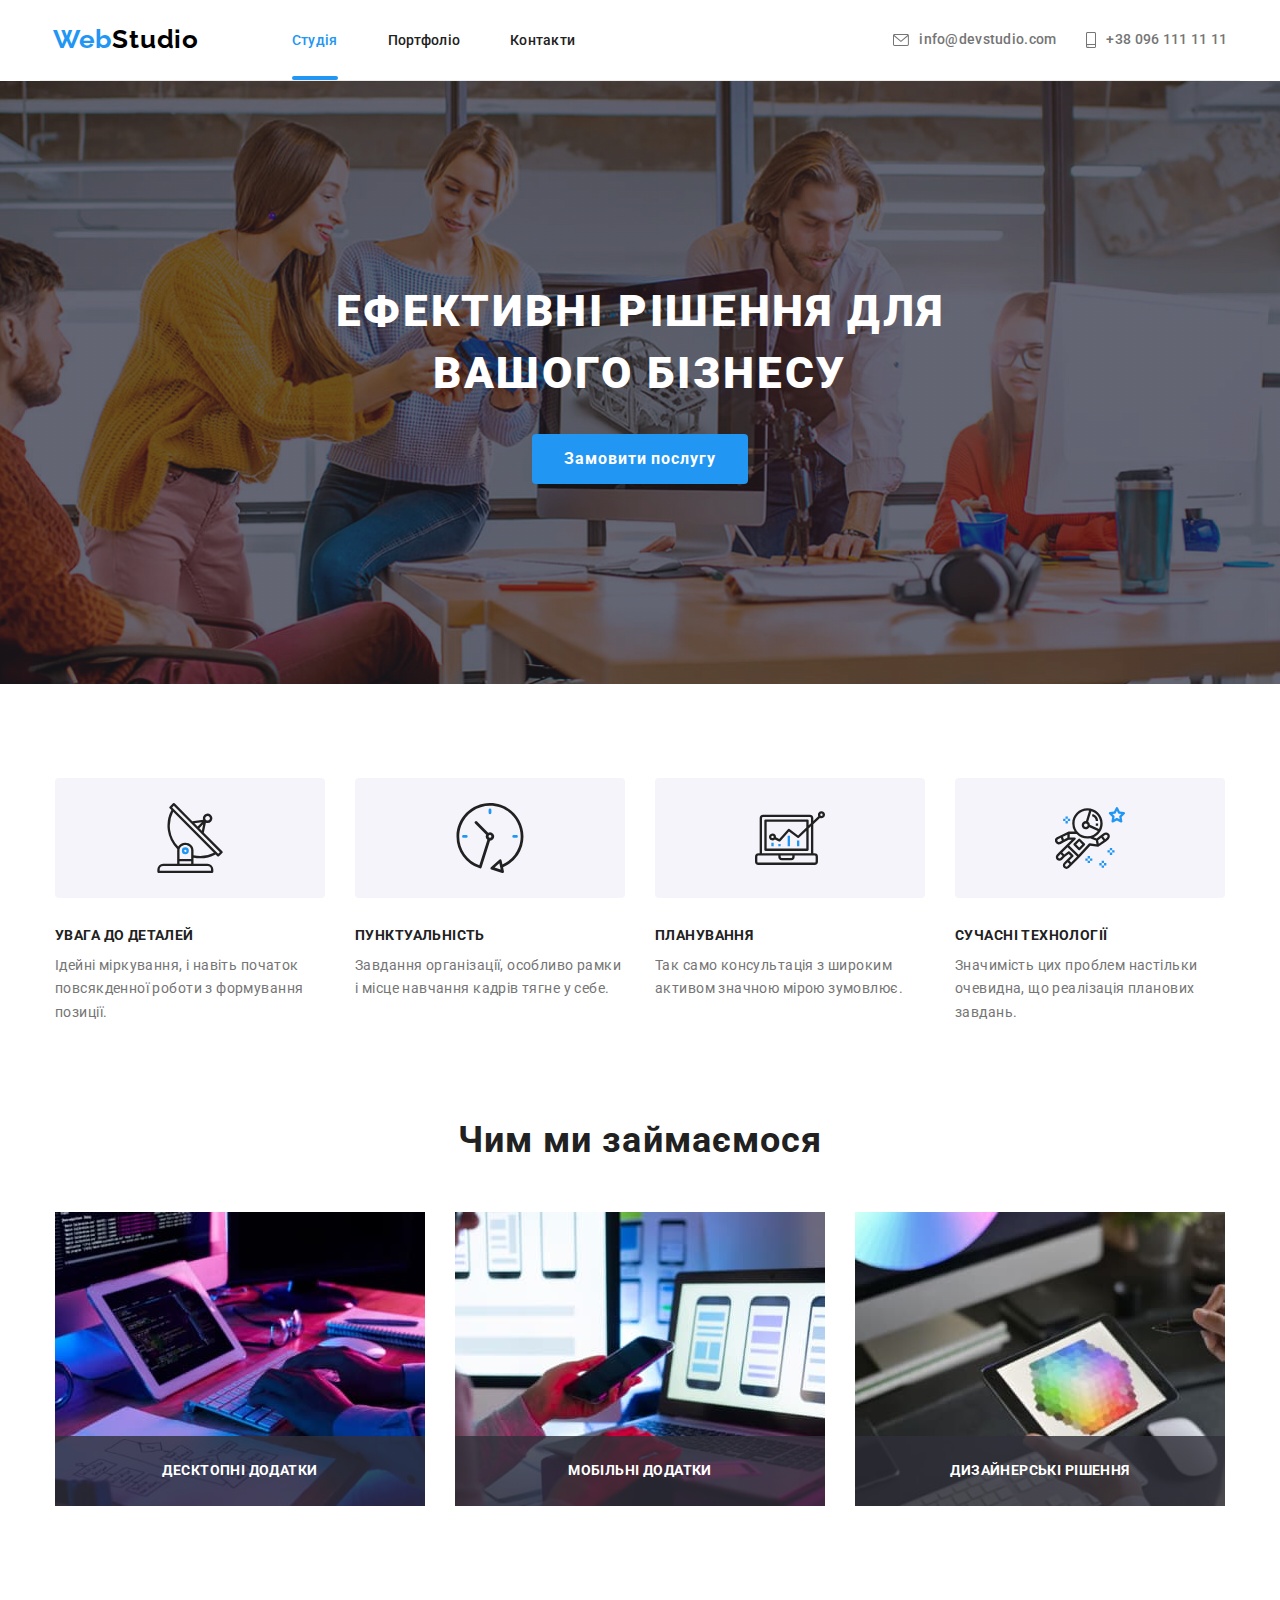
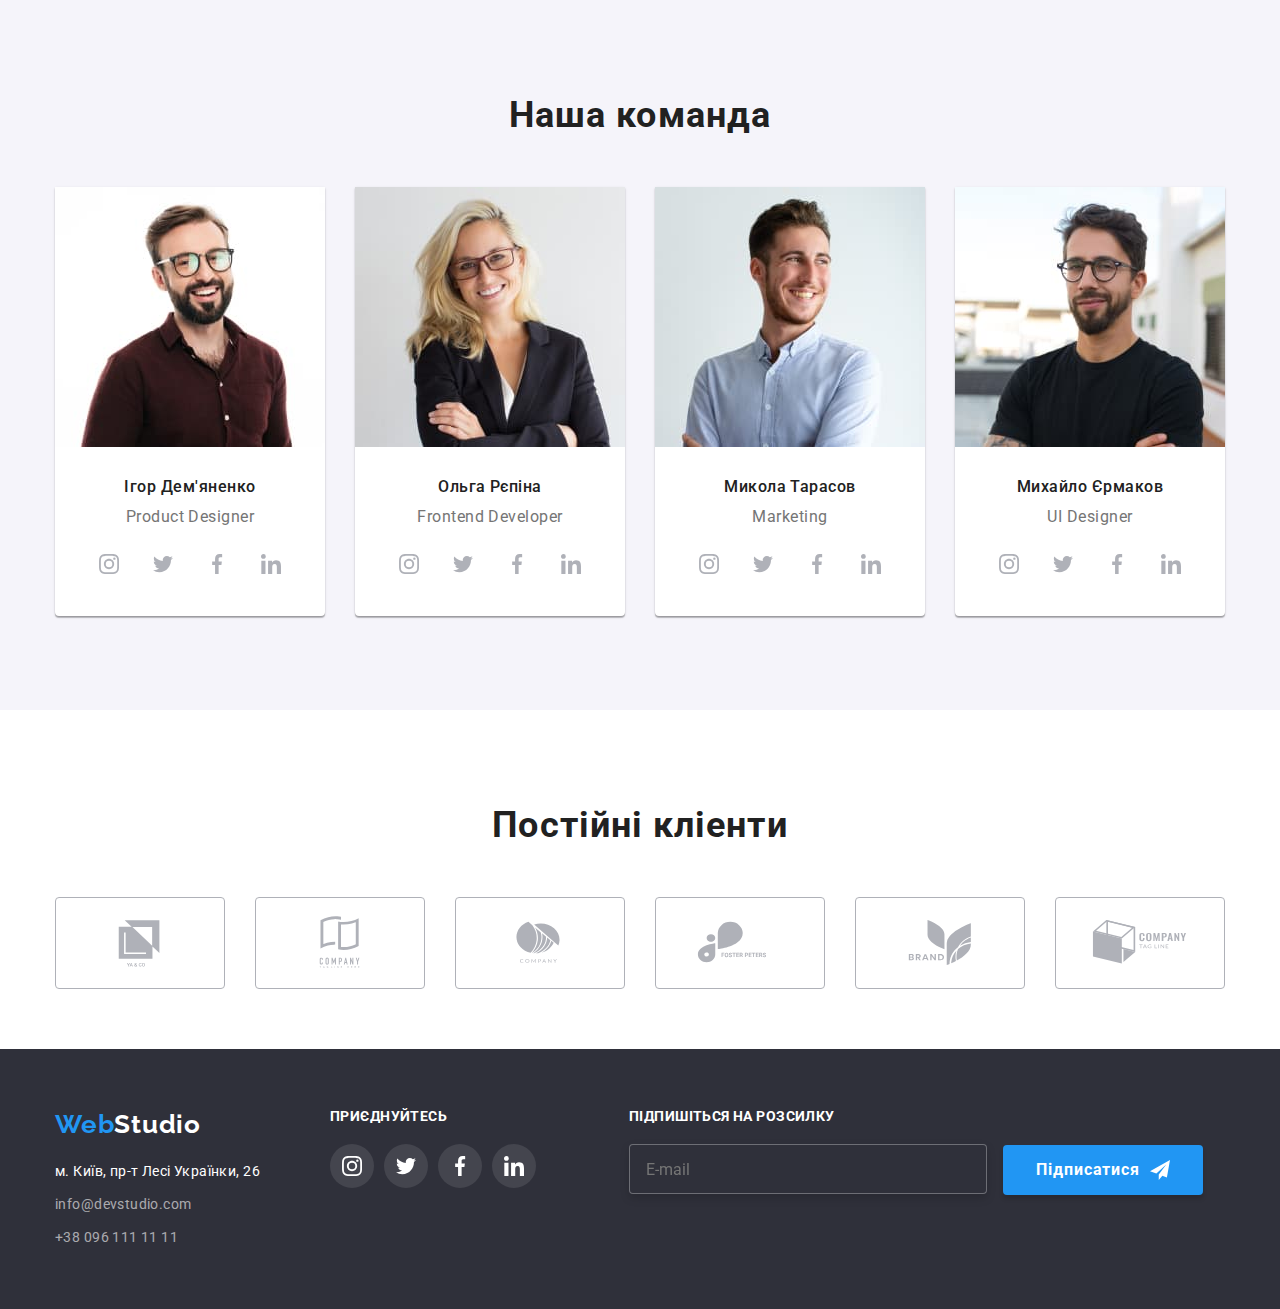
<file: index.html>
<!DOCTYPE html>
<html lang="uk">
  <head>
    <meta charset="UTF-8" />
    <meta http-equiv="X-UA-Compatible" content="IE=edge" />
    <meta name="viewport" content="width=device-width, initial-scale=1.0" />
    <title>Студія</title>
    <link rel="preconnect" href="https://fonts.googleapis.com" />
    <link rel="preconnect" href="https://fonts.gstatic.com" crossorigin />
    <link
      href="https://fonts.googleapis.com/css2?family=Raleway:wght@700&family=Roboto:wght@400;500;700;900&display=swap"
      rel="stylesheet"
    />
    <link
      rel="stylesheet"
      href="https://cdnjs.cloudflare.com/ajax/libs/modern-normalize/1.1.0/modern-normalize.min.css"
    />
    <link rel="stylesheet" href="./css/main.min.css" />
    <meta name="viewport" content="width=device-width, initial-scale=1.0" />
  </head>
  <body>
    <header class="header">
      <div class="header__container">
        <button
          class="header__menu-button is open"
          type="button"
          aria-expanded="false"
          aria-controls="header__menu-container"
          data-menu-button
        >
          <svg width="40" height="40" aria-label="Мобильное меню">
            <use
              class="header__icon-menu"
              href="./images/icons.svg#icon-menu"
            ></use>
            <use
              class="header__icon-close"
              href="./images/icons.svg#icon-close"
            ></use>
          </svg>
        </button>
        <div
          class="header__menu-container"
          id="header__menu-container"
          data-menu
        >
          <div class="header__menu-container-din">
            <ul class="header__menu-nav">
              <li class="header__menu-nav-list">
                <a
                  class="header__menu-link"
                  href="https://scoandrey.github.io/goit-markup-hw-08/"
                  >Студія</a
                >
              </li>
              <li class="header__menu-nav-list">
                <a
                  class="header__menu-link"
                  href="https://scoandrey.github.io/goit-markup-hw-08/portfolio.html"
                  >Портфоліо</a
                >
              </li>
              <li class="header__menu-nav-list">
                <a class="header__menu-link" href="">Контакти</a>
              </li>
            </ul>
            <ul class="header__menu-address">
              <li class="header__menu-tel">
                <a class="header__menu-tel-link" href="tel:+380961111111">
                  +38 096 111 11 11</a
                >
              </li>
              <li class="header__menu-mail">
                <a
                  class="header__menu-mail-link"
                  href="mailto:info@devstudio.com"
                >
                  info@devstudio.com
                </a>
              </li>
            </ul>
            <ul class="header__menu-social-list">
              <li class="header__menu-social">
                <a
                  class="header__menu-social-link"
                  href="https://instagram.com"
                  target="_blank"
                  rel="nofollow noopener noreferrer"
                  aria-label="icon-instagram"
                  >Instagram
                </a>
              </li>
              <li class="header__menu-social">
                <a
                  class="header__menu-social-link"
                  href="https://twitter.com"
                  target="_blank"
                  rel="nofollow noopener noreferrer"
                  aria-label="icon-twitter"
                  >Twitter
                </a>
              </li>
              <li class="header__menu-social">
                <a
                  class="header__menu-social-link"
                  href="https://facebook.com"
                  target="_blank"
                  rel="nofollow noopener noreferrer"
                  aria-label="icon-facebook"
                  >Facebook
                </a>
              </li>
              <li class="header__menu-social">
                <a
                  class="header__menu-social-link"
                  href="https://linkedin.com"
                  target="_blank"
                  rel="nofollow noopener noreferrer"
                  aria-label="icon-linkedin"
                  >linkedin
                </a>
              </li>
            </ul>
          </div>
        </div>

        <a href="" class="logo logo--header">
          <span class="logo__first-part">Web</span
          ><span class="logo__last-part--dark">Studio</span>
        </a>

        <nav class="nav">
          <ul class="nav__list">
            <li class="nav__item">
              <a
                class="nav__link nav__link--studio-blue link"
                href="https://scoandrey.github.io/goit-markup-hw-07/"
                >Студія</a
              >
            </li>
            <li class="nav__item">
              <a
                class="nav__link link"
                href="https://scoandrey.github.io/goit-markup-hw-07/portfolio.html"
                >Портфоліо</a
              >
            </li>
            <li class="nav__item">
              <a class="nav__link link" href="">Контакти</a>
            </li>
          </ul>

          <ul class="nav__list nav__list--margl-mail">
            <li class="nav__item-mail">
              <a class="nav__mailtel link" href="mailto:info@devstudio.com">
                <svg class="nav__address" width="16" height="12">
                  <use href="./images/icons.svg#icon-envelope"></use>
                </svg>
                info@devstudio.com
              </a>
            </li>
            <li class="nav__item-tel">
              <a class="nav__mailtel link" href="tel:+380961111111"
                ><svg class="nav__address" width="10" height="16">
                  <use href="./images/icons.svg#icon-smartphone"></use>
                </svg>
                +38 096 111 11 11</a
              >
            </li>
          </ul>
        </nav>
      </div>
    </header>
    <main>
      <section class="section-main">
        <div class="section-main__container">
          <h1 class="section-main__name">
            Ефективні рішення для вашого бізнесу
          </h1>
          <button class="section-main__btn" type="button" data-modal-open>
            Замовити послугу
          </button>
          <div class="backdrop backdrop--is-hidden" data-modal>
            <div class="modal">
              <form>
                <p class="modal__name">
                  Залиште свої дані, ми вам передзвонимо
                </p>
                <div class="modal__form">
                  <label for="name" class="modal__form-label"
                    ><span class="modal__form-name">Ім'я</span>
                    <input
                      type="text"
                      name="name"
                      class="modal__form-imput"
                      id="name"
                    />
                    <svg class="modal__form-icon" width="18" height="18">
                      <use href="./images/icons.svg#icon-person-black"></use>
                    </svg>
                  </label>
                </div>
                <div class="modal__form">
                  <label for="tel" class="modal__form-label">
                    <span class="modal__form-name">Телефон</span>
                    <input
                      type="tel"
                      name="tel"
                      class="modal__form-imput"
                      id="tel"
                    />
                    <svg class="modal__form-icon" width="18" height="18">
                      <use href="./images/icons.svg#icon-phone-black"></use>
                    </svg>
                  </label>
                </div>
                <div class="modal__form">
                  <label for="email" class="modal__form-label">
                    <span class="modal__form-name">Пошта</span>
                    <input
                      type="email"
                      name="email"
                      class="modal__form-imput"
                      id="email"
                    />
                    <svg class="modal__form-icon" width="18" height="18">
                      <use href="./images/icons.svg#icon-email-black"></use>
                    </svg>
                  </label>
                </div>
                <div class="modal__form-comment">
                  <label for="comment" class="modal__form-label"
                    ><span class="modal__form-name">Коментар</span></label
                  >
                  <textarea
                    name="comment"
                    id="comment"
                    placeholder="Введіть текст"
                    class="modal__textarea"
                  ></textarea>
                </div>
                <div class="modal__accept">
                  <label class="modal__label-accept">
                    <input
                      class="modal__checkbox"
                      type="checkbox"
                      name="accept-checkbox"
                    />
                    <span class="modal__accept-contract"
                      >Погоджуюся з розсилкою та приймаю
                      <a href="" class="modal__contract">Умови договору</a>
                    </span>
                  </label>
                </div>
                <button class="modal__btn-singup" type="submit">
                  Відправити
                </button>
              </form>
              <button class="modal__btn-close" type="button" data-modal-close>
                <svg class="modal__btn-close-icon" width="18" height="18">
                  <use href="./images/icons.svg#icon-close"></use>
                </svg>
              </button>
            </div>
          </div>
        </div>
      </section>
      <section class="section-middle">
        <div class="section-middle__container">
          <ul class="section-middle__skills">
            <li class="section-middle__skill-one section-middle__skill-general">
              <div class="section-middle__icons">
                <svg class="section-middle__antenna" width="70" height="70">
                  <use href="./images/icons.svg#icon-antenna"></use>
                </svg>
              </div>
              <h3 class="section-middle__skill-name">увага до деталей</h3>
              <p class="section-middle__team-skill">
                Ідейні міркування, і навіть початок повсякденної роботи з
                формування позиції.
              </p>
            </li>
            <li class="section-middle__skill-two section-middle__skill-general">
              <div class="section-middle__icons">
                <svg class="section-middle__clock" width="70" height="70">
                  <use href="./images/icons.svg#icon-clock"></use>
                </svg>
              </div>
              <h3 class="section-middle__skill-name">пунктуальність</h3>
              <p class="section-middle__team-skill">
                Завдання організації, особливо рамки і місце навчання кадрів
                тягне у себе.
              </p>
            </li>
            <li
              class="section-middle__skill-three section-middle__skill-general"
            >
              <div class="section-middle__icons">
                <svg class="section-middle__diagram" width="70" height="70">
                  <use href="./images/icons.svg#icon-diagram"></use>
                </svg>
              </div>
              <h3 class="section-middle__skill-name">планування</h3>
              <p class="section-middle__team-skill">
                Так само консультація з широким активом значною мірою зумовлює.
              </p>
            </li>
            <li
              class="section-middle__skill-four section-middle__skill-general"
            >
              <div class="section-middle__icons">
                <svg class="section-middle__astronaut" width="70" height="70">
                  <use href="./images/icons.svg#icon-astronaut"></use>
                </svg>
              </div>
              <h3 class="section-middle__skill-name">сучасні технології</h3>
              <p class="section-middle__team-skill">
                Значимість цих проблем настільки очевидна, що реалізація
                планових завдань.
              </p>
            </li>
          </ul>
        </div>
      </section>
      <section class="section-services">
        <div class="section-services__container">
          <h2 class="section-services__main-name">Чим ми займаємося</h2>
          <ul class="section-services__picture-list">
            <li class="section-services__img">
              <img
                srcset="./images/img.jpg 1x, ./images/img@2x.jpg 2x"
                src="./images/img.jpg"
                alt="Лэптоп"
                width="370"
                height="294"
              />
              <div class="section-services__picture">
                <p class="section-services__name">десктопні додатки</p>
              </div>
            </li>
            <li class="section-services__img">
              <img
                srcset="./images/img1.jpg 1x, ./images/img1@2x.jpg 2x"
                src="./images/img1.jpg"
                alt="Смартфон"
                width="370"
                height="294"
              />
              <div class="section-services__picture">
                <p class="section-services__name">мобільні додатки</p>
              </div>
            </li>
            <li class="section-services__img">
              <img
                srcset="./images/img2.jpg 1x, ./images/img2@2x.jpg 2x"
                src="./images/img2.jpg"
                alt="Планшет"
                width="370"
                height="294"
              />
              <div class="section-services__picture">
                <p class="section-services__name">дизайнерські рішення</p>
              </div>
            </li>
          </ul>
        </div>
      </section>
      <section class="section-team">
        <div class="section-team__container">
          <h2 class="section-team__name">Наша команда</h2>
          <ul class="section-team__photo">
            <li class="section-team__picture">
              <picture>
                <source
                  srcset="
                    ./images/img3-1200@1x.jpg 1x,
                    ./images/img3-1200@2x.jpg 2x
                  "
                  media="(min-width: 1200px)"
                />
                <source
                  srcset="
                    ./images/img3-768@1x.jpg 1x,
                    ./images/img3-768@2x.jpg 2x
                  "
                  media="(min-width: 768px)"
                />
                <source
                  srcset="
                    ./images/img3-480@1x.jpg 1x,
                    ./images/img3-480@2x.jpg 2x
                  "
                  media="(min-width: 480px)"
                />
                <img
                  src="./images/img3-480@1x.jpg"
                  alt="Ігор Дем'яненко"
                  width="450"
                  height="460"
                />
              </picture>
              <div class="section-team__names">
                <h3 class="section-team__person-name">Ігор Дем'яненко</h3>
                <p class="section-team__prof">Product Designer</p>
              </div>
              <ul class="section-team__icons-social">
                <li class="section-team__icon-social">
                  <a
                    class="section-team__icon-link"
                    href="https://instagram.com"
                    target="_blank"
                    rel="nofollow noopener noreferrer"
                    aria-label="instagram icon"
                    ><svg
                      class="section-team__instagram"
                      width="20"
                      height="20"
                    >
                      <use href="./images/icons.svg#icon-instagram"></use>
                    </svg>
                  </a>
                </li>
                <li class="section-team__icon-social">
                  <a
                    class="section-team__icon-link"
                    href="https://instagram.com"
                    target="_blank"
                    rel="nofollow noopener noreferrer"
                    aria-label="instagram icon"
                    ><svg class="section-team__twitter" width="20" height="20">
                      <use href="./images/icons.svg#icon-twitter"></use>
                    </svg>
                  </a>
                </li>
                <li class="section-team__icon-social">
                  <a
                    class="section-team__icon-link"
                    href="https://instagram.com"
                    target="_blank"
                    rel="nofollow noopener noreferrer"
                    aria-label="instagram icon"
                    ><svg class="section-team__facebook" width="20" height="20">
                      <use href="./images/icons.svg#icon-facebook"></use>
                    </svg>
                  </a>
                </li>
                <li class="section-team__icon-social">
                  <a
                    class="section-team__icon-link"
                    href="https://instagram.com"
                    target="_blank"
                    rel="nofollow noopener noreferrer"
                    aria-label="instagram icon"
                    ><svg class="section-team__linkedin" width="20" height="20">
                      <use href="./images/icons.svg#icon-linkedin"></use>
                    </svg>
                  </a>
                </li>
              </ul>
            </li>
            <li class="section-team__picture">
              <picture>
                <source
                  srcset="
                    ./images/img4-1200@1x.jpg 1x,
                    ./images/img4-1200@2x.jpg 2x
                  "
                  media="(min-width: 1200px)"
                />
                <source
                  srcset="
                    ./images/img4-768@1x.jpg 1x,
                    ./images/img4-768@2x.jpg 2x
                  "
                  media="(min-width: 768px)"
                />
                <source
                  srcset="
                    ./images/img4-480@1x.jpg 1x,
                    ./images/img4-480@2x.jpg 2x
                  "
                  media="(min-width: 480px)"
                />
                <img
                  src="./images/img4-480@1x.jpg"
                  alt="Ольга Рєпіна"
                  width="450"
                  height="460"
                />
              </picture>
              <div class="section-team__names">
                <h3 class="section-team__person-name">Ольга Рєпіна</h3>
                <p class="section-team__prof">Frontend Developer</p>
              </div>
              <ul class="section-team__icons-social">
                <li class="section-team__icon-social">
                  <a
                    class="section-team__icon-link"
                    href="https://instagram.com"
                    target="_blank"
                    rel="nofollow noopener noreferrer"
                    aria-label="instagram icon"
                    ><svg
                      class="section-team__instagram"
                      width="20"
                      height="20"
                    >
                      <use href="./images/icons.svg#icon-instagram"></use>
                    </svg>
                  </a>
                </li>
                <li class="section-team__icon-social">
                  <a
                    class="section-team__icon-link"
                    href="https://instagram.com"
                    target="_blank"
                    rel="nofollow noopener noreferrer"
                    aria-label="instagram icon"
                    ><svg class="section-team__twitter" width="20" height="20">
                      <use href="./images/icons.svg#icon-twitter"></use>
                    </svg>
                  </a>
                </li>
                <li class="section-team__icon-social">
                  <a
                    class="section-team__icon-link"
                    href="https://instagram.com"
                    target="_blank"
                    rel="nofollow noopener noreferrer"
                    aria-label="instagram icon"
                    ><svg class="section-team__facebook" width="20" height="20">
                      <use href="./images/icons.svg#icon-facebook"></use>
                    </svg>
                  </a>
                </li>
                <li class="section-team__icon-social">
                  <a
                    class="section-team__icon-link"
                    href="https://instagram.com"
                    target="_blank"
                    rel="nofollow noopener noreferrer"
                    aria-label="instagram icon"
                    ><svg class="section-team__linkedin" width="20" height="20">
                      <use href="./images/icons.svg#icon-linkedin"></use>
                    </svg>
                  </a>
                </li>
              </ul>
            </li>
            <li class="section-team__picture">
              <picture>
                <source
                  srcset="
                    ./images/img5-1200@1x.jpg 1x,
                    ./images/img5-1200@2x.jpg 2x
                  "
                  media="(min-width: 1200px)"
                />
                <source
                  srcset="
                    ./images/img5-768@1x.jpg 1x,
                    ./images/img5-768@2x.jpg 2x
                  "
                  media="(min-width: 768px)"
                />
                <source
                  srcset="
                    ./images/img5-480@1x.jpg 1x,
                    ./images/img5-480@2x.jpg 2x
                  "
                  media="(min-width: 480px)"
                />
                <img
                  src="./images/img5-480@1x.jpg"
                  alt="Микола Тарасов"
                  width="450"
                  height="460"
                />
              </picture>
              <div class="section-team__names">
                <h3 class="section-team__person-name">Микола Тарасов</h3>
                <p class="section-team__prof">Marketing</p>
              </div>
              <ul class="section-team__icons-social">
                <li class="section-team__icon-social">
                  <a
                    class="section-team__icon-link"
                    href="https://instagram.com"
                    target="_blank"
                    rel="nofollow noopener noreferrer"
                    aria-label="instagram icon"
                    ><svg
                      class="section-team__instagram"
                      width="20"
                      height="20"
                    >
                      <use href="./images/icons.svg#icon-instagram"></use>
                    </svg>
                  </a>
                </li>
                <li class="section-team__icon-social">
                  <a
                    class="section-team__icon-link"
                    href="https://instagram.com"
                    target="_blank"
                    rel="nofollow noopener noreferrer"
                    aria-label="instagram icon"
                    ><svg class="section-team__twitter" width="20" height="20">
                      <use href="./images/icons.svg#icon-twitter"></use>
                    </svg>
                  </a>
                </li>
                <li class="section-team__icon-social">
                  <a
                    class="section-team__icon-link"
                    href="https://instagram.com"
                    target="_blank"
                    rel="nofollow noopener noreferrer"
                    aria-label="instagram icon"
                    ><svg class="section-team__facebook" width="20" height="20">
                      <use href="./images/icons.svg#icon-facebook"></use>
                    </svg>
                  </a>
                </li>
                <li class="section-team__icon-social">
                  <a
                    class="section-team__icon-link"
                    href="https://instagram.com"
                    target="_blank"
                    rel="nofollow noopener noreferrer"
                    aria-label="instagram icon"
                    ><svg class="section-team__linkedin" width="20" height="20">
                      <use href="./images/icons.svg#icon-linkedin"></use>
                    </svg>
                  </a>
                </li>
              </ul>
            </li>
            <li class="section-team__picture">
              <picture>
                <source
                  srcset="
                    ./images/img6-1200@1x.jpg 1x,
                    ./images/img6-1200@2x.jpg 2x
                  "
                  media="(min-width: 1200px)"
                />
                <source
                  srcset="
                    ./images/img6-768@1x.jpg 1x,
                    ./images/img6-768@2x.jpg 2x
                  "
                  media="(min-width: 768px)"
                />
                <source
                  srcset="
                    ./images/img6-480@1x.jpg 1x,
                    ./images/img6-480@2x.jpg 2x
                  "
                  media="(min-width: 480px)"
                />
                <img
                  src="./images/img6-480@1x.jpg"
                  alt="Михайло Єрмаков"
                  width="450"
                  height="460"
                />
              </picture>
              <div class="section-team__names">
                <h3 class="section-team__person-name">Михайло Єрмаков</h3>
                <p class="section-team__prof">UI Designer</p>
              </div>
              <ul class="section-team__icons-social">
                <li class="section-team__icon-social">
                  <a
                    class="section-team__icon-link"
                    href="https://instagram.com"
                    target="_blank"
                    rel="nofollow noopener noreferrer"
                    aria-label="instagram icon"
                    ><svg
                      class="section-team__instagram"
                      width="20"
                      height="20"
                    >
                      <use href="./images/icons.svg#icon-instagram"></use>
                    </svg>
                  </a>
                </li>
                <li class="section-team__icon-social">
                  <a
                    class="section-team__icon-link"
                    href="https://instagram.com"
                    target="_blank"
                    rel="nofollow noopener noreferrer"
                    aria-label="instagram icon"
                    ><svg class="section-team__twitter" width="20" height="20">
                      <use href="./images/icons.svg#icon-twitter"></use>
                    </svg>
                  </a>
                </li>
                <li class="section-team__icon-social">
                  <a
                    class="section-team__icon-link"
                    href="https://instagram.com"
                    target="_blank"
                    rel="nofollow noopener noreferrer"
                    aria-label="instagram icon"
                    ><svg class="section-team__facebook" width="20" height="20">
                      <use href="./images/icons.svg#icon-facebook"></use>
                    </svg>
                  </a>
                </li>
                <li class="section-team__icon-social">
                  <a
                    class="section-team__icon-link"
                    href="https://instagram.com"
                    target="_blank"
                    rel="nofollow noopener noreferrer"
                    aria-label="instagram icon"
                    ><svg class="section-team__linkedin" width="20" height="20">
                      <use href="./images/icons.svg#icon-linkedin"></use>
                    </svg>
                  </a>
                </li>
              </ul>
            </li>
          </ul>
        </div>
      </section>
      <section class="section-clients">
        <div class="section-clients__container">
          <h2 class="section-clients__name">Постійні кліенти</h2>
          <ul class="section-clients__companys-item">
            <li class="section-clients__companys-name">
              <a
                class="section-clients__companys-link"
                href=""
                target="_blank"
                rel="nofollow noopener noreferrer"
                aria-label="company"
                ><svg class="section-clients__company" width="106" height="60">
                  <use href="./images/icons.svg#icon-Logo1"></use>
                </svg>
              </a>
            </li>
            <li class="section-clients__companys-name">
              <a
                class="section-clients__companys-link"
                href=""
                target="_blank"
                rel="nofollow noopener noreferrer"
                aria-label="company"
                ><svg class="section-clients__company" width="106" height="60">
                  <use href="./images/icons.svg#icon-Logo2"></use>
                </svg>
              </a>
            </li>
            <li class="section-clients__companys-name">
              <a
                class="section-clients__companys-link"
                href=""
                target="_blank"
                rel="nofollow noopener noreferrer"
                aria-label="company"
                ><svg class="section-clients__company" width="106" height="60">
                  <use href="./images/icons.svg#icon-Logo3"></use>
                </svg>
              </a>
            </li>
            <li class="section-clients__companys-name">
              <a
                class="section-clients__companys-link"
                href=""
                target="_blank"
                rel="nofollow noopener noreferrer"
                aria-label="company"
                ><svg class="section-clients__company" width="106" height="60">
                  <use href="./images/icons.svg#icon-Logo4"></use>
                </svg>
              </a>
            </li>
            <li class="section-clients__companys-name">
              <a
                class="section-clients__companys-link"
                href=""
                target="_blank"
                rel="nofollow noopener noreferrer"
                aria-label="company"
                ><svg class="section-clients__company" width="106" height="60">
                  <use href="./images/icons.svg#icon-Logo5"></use>
                </svg>
              </a>
            </li>
            <li class="section-clients__companys-name">
              <a
                class="section-clients__companys-link"
                href=""
                target="_blank"
                rel="nofollow noopener noreferrer"
                aria-label="company"
                ><svg class="section-clients__company" width="106" height="60">
                  <use href="./images/icons.svg#icon-Logo6"></use>
                </svg>
              </a>
            </li>
          </ul>
        </div>
      </section>
    </main>
    <footer class="footer">
      <div class="footer__container">
        <div class="footer__container-address">
          <div class="footer__address">
            <a href="" class="logo logo--footer">
              <span class="logo__first-part">Web</span
              ><span class="logo__last-part--light">Studio</span>
            </a>
            <address>
              <ul class="footer__address-ul">
                <li class="footer__address-li">
                  <a
                    class="footer__address-main link"
                    href="https://maps.google.com"
                    target="_blank"
                    rel="noopener noreferrer nofollow"
                    >м. Київ, пр-т Лесі Українки, 26</a
                  >
                </li>
                <li class="footer__address-li">
                  <a
                    class="footer__contact link"
                    href="mailto:info@devstudio.com"
                    >info@devstudio.com</a
                  >
                </li>
                <li class="footer__address-li">
                  <a class="footer__contact link" href="tel:+380961111111"
                    >+38 096 111 11 11</a
                  >
                </li>
              </ul>
            </address>
          </div>
          <div class="footer__connection">
            <p class="footer__connect">ПРИЄДНУЙТЕСЬ</p>
            <ul class="footer__icons-social">
              <li class="footer__icon-social">
                <a
                  class="footer__social-link"
                  href="https://instagram.com"
                  target="_blank"
                  rel="nofollow noopener noreferrer"
                  aria-label="icon-instagram"
                  ><svg class="footer__instagram" width="20" height="20">
                    <use href="./images/icons.svg#icon-instagram"></use>
                  </svg>
                </a>
              </li>
              <li class="footer__icon-social">
                <a
                  class="footer__social-link"
                  href="https://instagram.com"
                  target="_blank"
                  rel="nofollow noopener noreferrer"
                  aria-label="icon-twitter"
                  ><svg class="footer__twitter" width="20" height="20">
                    <use href="./images/icons.svg#icon-twitter"></use>
                  </svg>
                </a>
              </li>
              <li class="footer__icon-social">
                <a
                  class="footer__social-link"
                  href="https://instagram.com"
                  target="_blank"
                  rel="nofollow noopener noreferrer"
                  aria-label="icon-facebook"
                  ><svg class="footer__facebook" width="20" height="20">
                    <use href="./images/icons.svg#icon-facebook"></use>
                  </svg>
                </a>
              </li>
              <li class="footer__icon-social">
                <a
                  class="footer__social-link"
                  href="https://instagram.com"
                  target="_blank"
                  rel="nofollow noopener noreferrer"
                  aria-label="icon-linkedin"
                  ><svg class="footer__linkedin" width="20" height="20">
                    <use href="./images/icons.svg#icon-linkedin"></use>
                  </svg>
                </a>
              </li>
            </ul>
          </div>
        </div>
        <form class="footer__signup">
          <p class="footer__connect">Підпишіться на розсилку</p>
          <div class="footer__form">
            <label class="footer__form-label">
              <input
                class="footer__form-input"
                type="email"
                name="email"
                id="email-footer"
                placeholder="E-mail"
              />
            </label>
            <button class="footer__btn-singup" type="submit">
              Підписатися
              <svg class="footer__icon-send" width="20" height="20">
                <use href="./images/icons.svg#icon-send"></use>
              </svg>
            </button>
          </div>
        </form>
      </div>
    </footer>
    <script src="./js/modal.js"></script>
    <script src="./js/mobile-menu.js"></script>
  </body>
</html>
</file>
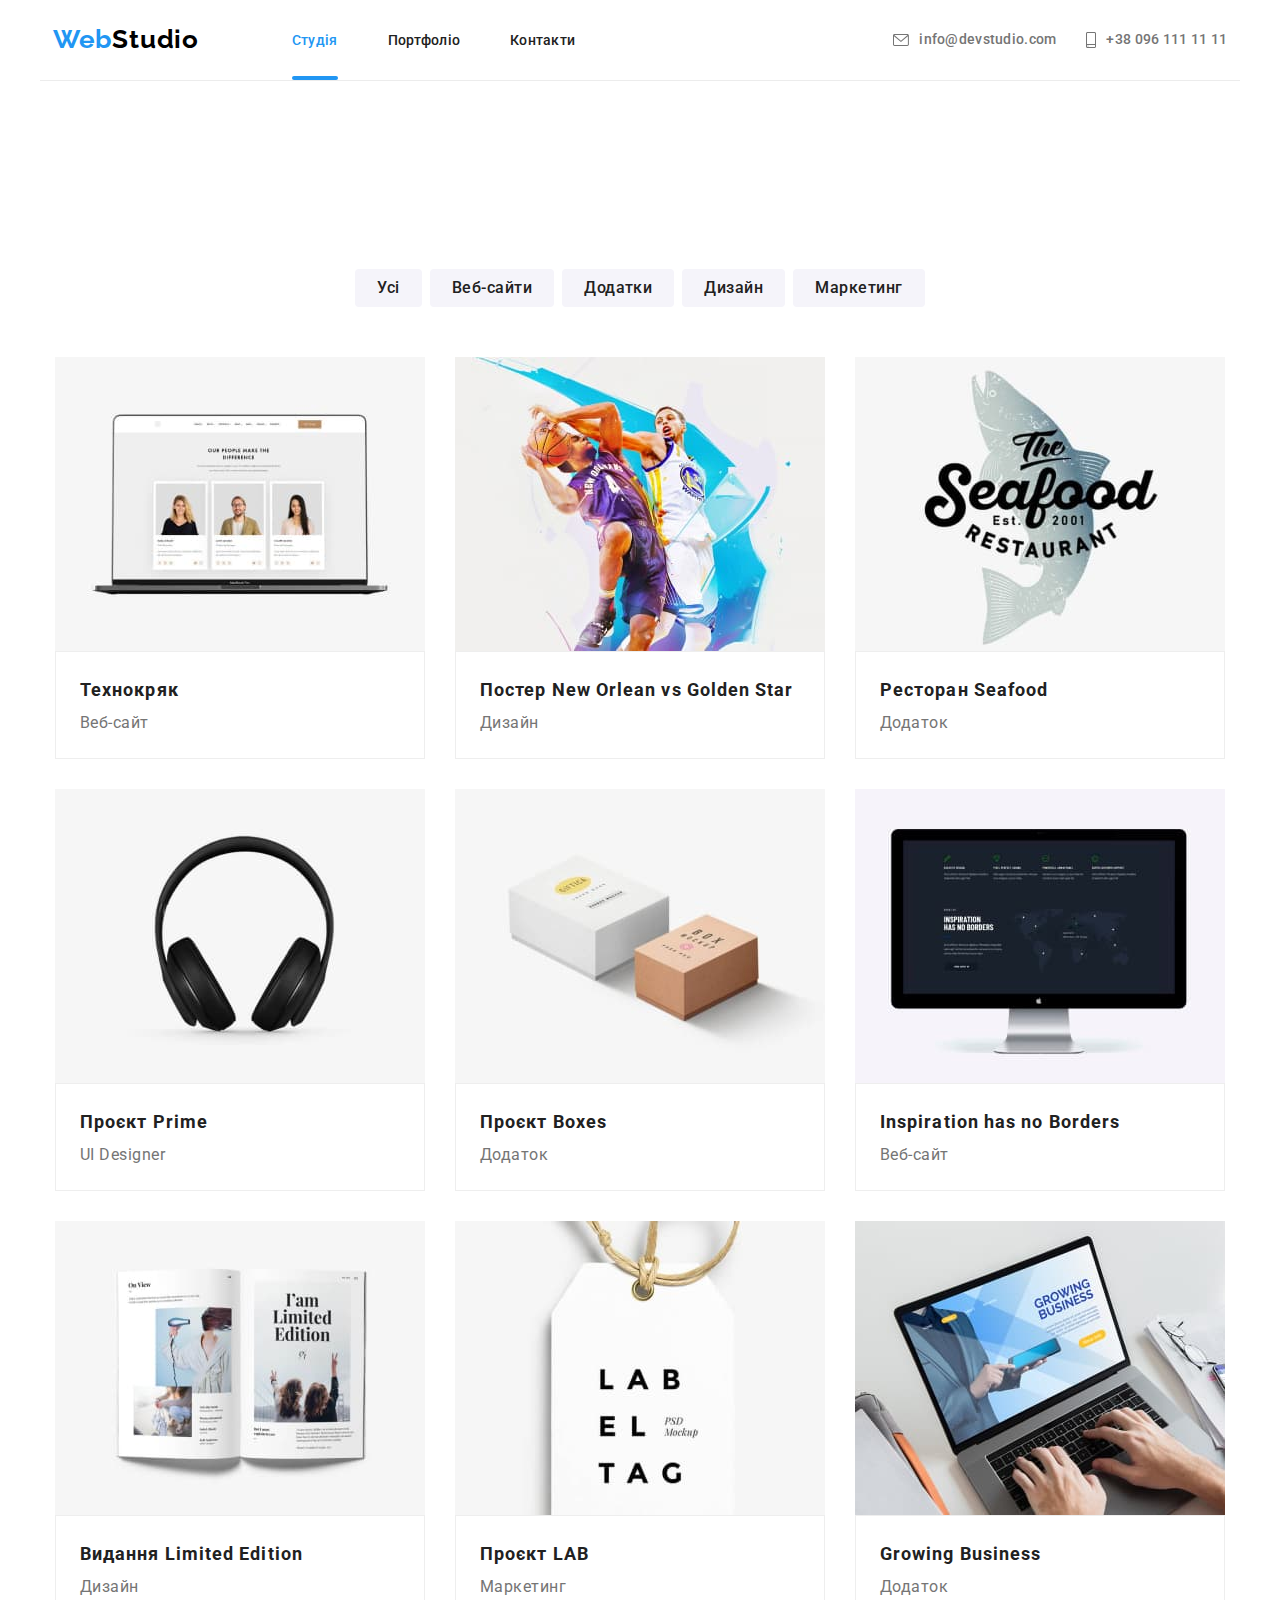
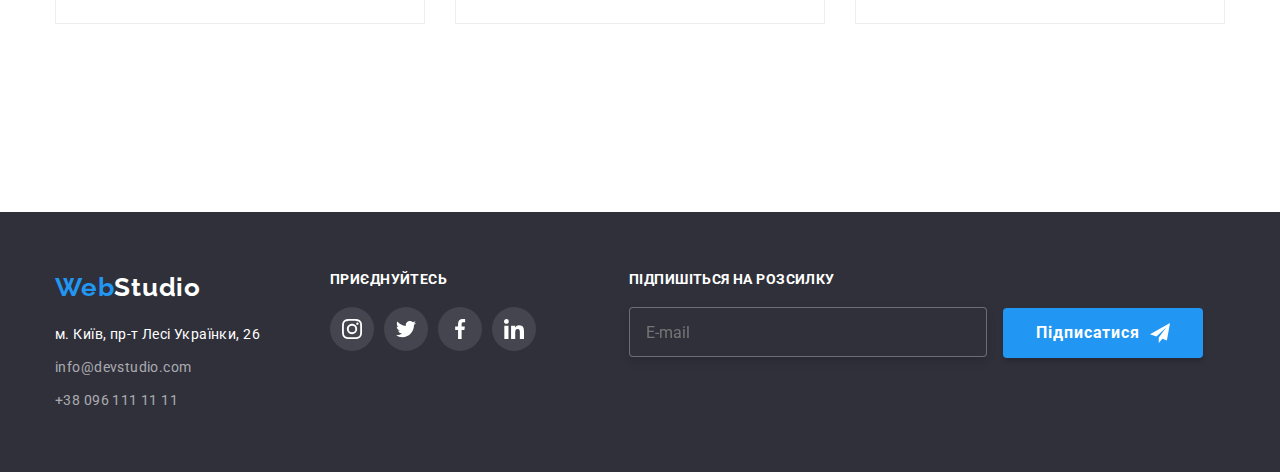
<file: portfolio.html>
<!DOCTYPE html>
<html lang="uk">
  <head>
    <meta charset="UTF-8" />
    <meta http-equiv="X-UA-Compatible" content="IE=edge" />
    <meta name="viewport" content="width=device-width, initial-scale=1.0" />
    <title>Портфоліо</title>
    <link rel="preconnect" href="https://fonts.googleapis.com" />
    <link rel="preconnect" href="https://fonts.gstatic.com" crossorigin />
    <link
      href="https://fonts.googleapis.com/css2?family=Raleway:wght@700&family=Roboto:wght@400;500;700;900&display=swap"
      rel="stylesheet"
    />
    <link
      rel="stylesheet"
      href="https://cdnjs.cloudflare.com/ajax/libs/modern-normalize/1.1.0/modern-normalize.min.css"
    />
    <link rel="stylesheet" href="./css/main.min.css" />
  </head>
  <body>
    <header class="header">
      <div class="header__container">
        <button
          class="header__menu-button is open"
          type="button"
          aria-expanded="false"
          aria-controls="header__menu-container"
          data-menu-button
        >
          <svg width="40" height="40" aria-label="Мобильное меню">
            <use
              class="header__icon-menu"
              href="./images/icons.svg#icon-menu"
            ></use>
            <use
              class="header__icon-close"
              href="./images/icons.svg#icon-close"
            ></use>
          </svg>
        </button>
        <div
          class="header__menu-container"
          id="header__menu-container"
          data-menu
        >
          <p class="header__menu-nav">
            <a class="" href="https://scoandrey.github.io/goit-markup-hw-08/"
              >Студія</a
            >
          </p>
          <p class="header__menu-nav">
            <a
              class=""
              href="https://scoandrey.github.io/goit-markup-hw-08/portfolio.html"
              >Портфоліо</a
            >
          </p>
          <p class="header__menu-nav"><a class="" href="">Контакти</a></p>
          <p>
            <a class="header__menu-tel" href="tel:+380961111111">
              +38 096 111 11 11</a
            >
          </p>
          <p>
            <a class="header__menu-mail" href="mailto:info@devstudio.com">
              info@devstudio.com
            </a>
          </p>
          <ul class="header__menu-social-list">
            <li class="header__menu-social">
              <a
                class=""
                href="https://instagram.com"
                target="_blank"
                rel="nofollow noopener noreferrer"
                aria-label="icon-instagram"
                >Instagram
              </a>
            </li>
            <li class="header__menu-social">
              <a
                class=""
                href="https://twitter.com"
                target="_blank"
                rel="nofollow noopener noreferrer"
                aria-label="icon-twitter"
                >Twitter
              </a>
            </li>
            <li class="header__menu-social">
              <a
                class=""
                href="https://facebook.com"
                target="_blank"
                rel="nofollow noopener noreferrer"
                aria-label="icon-facebook"
                >Facebook
              </a>
            </li>
            <li class="header__menu-social">
              <a
                class=""
                href="https://linkedin.com"
                target="_blank"
                rel="nofollow noopener noreferrer"
                aria-label="icon-linkedin"
                >linkedin
              </a>
            </li>
          </ul>
        </div>

        <a href="" class="logo logo--header">
          <span class="logo__first-part">Web</span
          ><span class="logo__last-part--dark">Studio</span>
        </a>

        <nav class="nav">
          <ul class="nav__list">
            <li class="nav__item">
              <a
                class="nav__link nav__link--studio-blue link"
                href="https://scoandrey.github.io/goit-markup-hw-07/"
                >Студія</a
              >
            </li>
            <li class="nav__item">
              <a
                class="nav__link link"
                href="https://scoandrey.github.io/goit-markup-hw-07/portfolio.html"
                >Портфоліо</a
              >
            </li>
            <li class="nav__item">
              <a class="nav__link link" href="">Контакти</a>
            </li>
          </ul>

          <ul class="nav__list nav__list--margl-mail">
            <li class="nav__item-mail">
              <a class="nav__mailtel link" href="mailto:info@devstudio.com">
                <svg class="nav__address" width="16" height="12">
                  <use href="./images/icons.svg#icon-envelope"></use>
                </svg>
                info@devstudio.com
              </a>
            </li>
            <li class="nav__item-tel">
              <a class="nav__mailtel link" href="tel:+380961111111"
                ><svg class="nav__address" width="10" height="16">
                  <use href="./images/icons.svg#icon-smartphone"></use>
                </svg>
                +38 096 111 11 11</a
              >
            </li>
          </ul>
        </nav>
      </div>
    </header>
    <main class="hero">
      <section class="cap">
        <div class="container">
          <ul class="cap__btns">
            <li class="cap__ad">
              <button class="cap__btn" type="button">Усі</button>
            </li>
            <li class="cap__ad">
              <button class="cap__btn" type="button">Веб-сайти</button>
            </li>
            <li class="cap__ad">
              <button class="cap__btn" type="button">Додатки</button>
            </li>
            <li class="cap__ad">
              <button class="cap__btn" type="button">Дизайн</button>
            </li>
            <li class="cap__ad">
              <button class="cap__btn" type="button">Маркетинг</button>
            </li>
          </ul>
          <ul class="portfolio">
            <li class="portfolio__content">
              <a class="portfolio__link" href="">
                <div class="portfolio__img">
                  <img
                    src="./images/kryak.jpg"
                    alt="Технокряк"
                    width="370"
                    height="294"
                  />
                  <div class="portfolio__owerlay">
                    <p class="portfolio__owerlay-text">
                      Ресурс пропонує комплексні пропозиції з різним рівнем
                      функціоналу та сервісів. Все це дозволить відвідувачу
                      отримати вичерпні відомості про компанію чи приватну
                      особу.
                    </p>
                  </div>
                </div>
                <div class="portfolio__list">
                  <h3 class="portfolio__list-name">Технокряк</h3>
                  <p class="portfolio__list-kind">Веб-сайт</p>
                </div>
              </a>
            </li>
            <li class="portfolio__content">
              <a class="portfolio__link" href="">
                <div class="portfolio__img">
                  <img
                    src="./images/poster.jpg"
                    alt="Постер New Orlean vs Golden Star"
                    width="370"
                    height="294"
                  />
                  <div class="portfolio__owerlay">
                    <p class="portfolio__owerlay-text">
                      Ресурс пропонує комплексні пропозиції з різним рівнем
                      функціоналу та сервісів. Все це дозволить відвідувачу
                      отримати вичерпні відомості про компанію чи приватну
                      особу.
                    </p>
                  </div>
                </div>
                <div class="portfolio__list">
                  <h3 class="portfolio__list-name">
                    Постер New Orlean vs Golden Star
                  </h3>
                  <p class="portfolio__list-kind">Дизайн</p>
                </div>
              </a>
            </li>
            <li class="portfolio__content">
              <a class="portfolio__link" href="">
                <div class="portfolio__img">
                  <img
                    src="./images/seafood.jpg"
                    alt="Ресторан Seafood"
                    width="370"
                    height="294"
                  />
                  <div class="portfolio__owerlay">
                    <p class="portfolio__owerlay-text">
                      Ресурс пропонує комплексні пропозиції з різним рівнем
                      функціоналу та сервісів. Все це дозволить відвідувачу
                      отримати вичерпні відомості про компанію чи приватну
                      особу.
                    </p>
                  </div>
                </div>
                <div class="portfolio__list">
                  <h3 class="portfolio__list-name">Ресторан Seafood</h3>
                  <p class="portfolio__list-kind">Додаток</p>
                </div>
              </a>
            </li>
            <li class="portfolio__content">
              <a class="portfolio__link" href="">
                <div class="portfolio__img">
                  <img
                    src="./images/prime.jpg"
                    alt="Проєкт Prime"
                    width="370"
                    height="294"
                  />
                  <div class="portfolio__owerlay">
                    <p class="portfolio__owerlay-text">
                      Ресурс пропонує комплексні пропозиції з різним рівнем
                      функціоналу та сервісів. Все це дозволить відвідувачу
                      отримати вичерпні відомості про компанію чи приватну
                      особу.
                    </p>
                  </div>
                </div>
                <div class="portfolio__list">
                  <h3 class="portfolio__list-name">Проєкт Prime</h3>
                  <p class="portfolio__list-kind">UI Designer</p>
                </div>
              </a>
            </li>
            <li class="portfolio__content">
              <a class="portfolio__link" href="">
                <div class="portfolio__img">
                  <img
                    src="./images/boxes.jpg"
                    alt="Проєкт Boxes"
                    width="370"
                    height="294"
                  />
                  <div class="portfolio__owerlay">
                    <p class="portfolio__owerlay-text">
                      Ресурс пропонує комплексні пропозиції з різним рівнем
                      функціоналу та сервісів. Все це дозволить відвідувачу
                      отримати вичерпні відомості про компанію чи приватну
                      особу.
                    </p>
                  </div>
                </div>
                <div class="portfolio__list">
                  <h3 class="portfolio__list-name">Проєкт Boxes</h3>
                  <p class="portfolio__list-kind">Додаток</p>
                </div>
              </a>
            </li>
            <li class="portfolio__content">
              <a class="portfolio__link" href="">
                <div class="portfolio__img">
                  <img
                    src="./images/insp.jpg"
                    alt="Inspiration has no Borders"
                    width="370"
                    height="294"
                  />
                  <div class="portfolio__owerlay">
                    <p class="portfolio__owerlay-text">
                      Ресурс пропонує комплексні пропозиції з різним рівнем
                      функціоналу та сервісів. Все це дозволить відвідувачу
                      отримати вичерпні відомості про компанію чи приватну
                      особу.
                    </p>
                  </div>
                </div>
                <div class="portfolio__list">
                  <h3 class="portfolio__list-name">
                    Inspiration has no Borders
                  </h3>
                  <p class="portfolio__list-kind">Веб-сайт</p>
                </div>
              </a>
            </li>
            <li class="portfolio__content">
              <a class="portfolio__link" href="">
                <div class="portfolio__img">
                  <img
                    src="./images/limited.jpg"
                    alt="Видання Limited Edition"
                    width="370"
                    height="294"
                  />
                  <div class="portfolio__owerlay">
                    <p class="portfolio__owerlay-text">
                      Ресурс пропонує комплексні пропозиції з різним рівнем
                      функціоналу та сервісів. Все це дозволить відвідувачу
                      отримати вичерпні відомості про компанію чи приватну
                      особу.
                    </p>
                  </div>
                </div>
                <div class="portfolio__list">
                  <h3 class="portfolio__list-name">Видання Limited Edition</h3>
                  <p class="portfolio__list-kind">Дизайн</p>
                </div>
              </a>
            </li>
            <li class="portfolio__content">
              <a class="portfolio__link" href="">
                <div class="portfolio__img">
                  <img
                    src="./images/lab.jpg"
                    alt="Проєкт LAB"
                    width="370"
                    height="294"
                  />
                  <div class="portfolio__owerlay">
                    <p class="portfolio__owerlay-text">
                      Ресурс пропонує комплексні пропозиції з різним рівнем
                      функціоналу та сервісів. Все це дозволить відвідувачу
                      отримати вичерпні відомості про компанію чи приватну
                      особу.
                    </p>
                  </div>
                </div>
                <div class="portfolio__list">
                  <h3 class="portfolio__list-name">Проєкт LAB</h3>
                  <p class="portfolio__list-kind">Маркетинг</p>
                </div>
              </a>
            </li>
            <li class="portfolio__content">
              <a class="portfolio__link" href="">
                <div class="portfolio__img">
                  <img
                    src="./images/groving.jpg"
                    alt="Growing Business"
                    width="370"
                    height="294"
                  />
                  <div class="portfolio__owerlay">
                    <p class="portfolio__owerlay-text">
                      Ресурс пропонує комплексні пропозиції з різним рівнем
                      функціоналу та сервісів. Все це дозволить відвідувачу
                      отримати вичерпні відомості про компанію чи приватну
                      особу.
                    </p>
                  </div>
                </div>
                <div class="portfolio__list">
                  <h3 class="portfolio__list-name">Growing Business</h3>
                  <p class="portfolio__list-kind">Додаток</p>
                </div>
              </a>
            </li>
          </ul>
        </div>
      </section>
    </main>
    <footer class="footer">
      <div class="footer__container">
        <div class="footer__address">
          <a href="" class="logo logo--footer">
            <span class="logo__first-part">Web</span
            ><span class="logo__last-part--light">Studio</span>
          </a>
          <address>
            <ul class="footer__address-ul">
              <li class="footer__address-li">
                <a
                  class="footer__address-main link"
                  href="https://maps.google.com"
                  target="_blank"
                  rel="noopener noreferrer nofollow"
                  >м. Київ, пр-т Лесі Українки, 26</a
                >
              </li>
              <li class="footer__address-li">
                <a class="footer__contact link" href="mailto:info@devstudio.com"
                  >info@devstudio.com</a
                >
              </li>
              <li class="footer__address-li">
                <a class="footer__contact link" href="tel:+380961111111"
                  >+38 096 111 11 11</a
                >
              </li>
            </ul>
          </address>
        </div>
        <div class="footer__connection">
          <p class="footer__connect">ПРИЄДНУЙТЕСЬ</p>
          <ul class="footer__icons-social">
            <li class="footer__icon-social">
              <a
                class="footer__social-link"
                href="https://instagram.com"
                target="_blank"
                rel="nofollow noopener noreferrer"
                aria-label="icon-instagram"
                ><svg class="footer__instagram" width="20" height="20">
                  <use href="./images/icons.svg#icon-instagram"></use>
                </svg>
              </a>
            </li>
            <li class="footer__icon-social">
              <a
                class="footer__social-link"
                href="https://twitter.com"
                target="_blank"
                rel="nofollow noopener noreferrer"
                aria-label="icon-twitter"
                ><svg class="footer__twitter" width="20" height="20">
                  <use href="./images/icons.svg#icon-twitter"></use>
                </svg>
              </a>
            </li>
            <li class="footer__icon-social">
              <a
                class="footer__social-link"
                href="https://facebook.com"
                target="_blank"
                rel="nofollow noopener noreferrer"
                aria-label="icon-facebook"
                ><svg class="footer__facebook" width="20" height="20">
                  <use href="./images/icons.svg#icon-facebook"></use>
                </svg>
              </a>
            </li>
            <li class="footer__icon-social">
              <a
                class="footer__social-link"
                href="https://linkedin.com"
                target="_blank"
                rel="nofollow noopener noreferrer"
                aria-label="icon-linkedin"
                ><svg class="footer__linkedin" width="20" height="20">
                  <use href="./images/icons.svg#icon-linkedin"></use>
                </svg>
              </a>
            </li>
          </ul>
        </div>
        <form class="footer__signup">
          <p class="footer__connect">Підпишіться на розсилку</p>
          <div class="footer__form">
            <label class="footer__form-label">
              <input
                class="footer__form-input"
                type="email"
                name="email"
                id="email-footer"
                placeholder="E-mail"
              />
            </label>
            <button class="footer__btn-singup" type="submit">
              Підписатися
              <svg class="footer__icon-send" width="20" height="20">
                <use href="./images/icons.svg#icon-send"></use>
              </svg>
            </button>
          </div>
        </form>
      </div>
    </footer>
  </body>
</html>
</file>
<file: css/main.min.css>
.footer__container,.section-clients__container,.section-team__container,.section-middle__container,.section-services__container,.section-main__container,.header__container,.container{margin-left:auto;margin-right:auto;padding:0 15px}@media screen and (min-width: 480px){.footer__container,.section-clients__container,.section-team__container,.section-middle__container,.section-services__container,.section-main__container,.header__container,.container{width:480px;padding-top:60px;padding-bottom:60px}}@media screen and (min-width: 768px){.footer__container,.section-clients__container,.section-team__container,.section-middle__container,.section-services__container,.section-main__container,.header__container,.container{width:768px}}@media screen and (min-width: 1200px){.footer__container,.section-clients__container,.section-team__container,.section-middle__container,.section-services__container,.section-main__container,.header__container,.container{width:1200px;max-width:1600px;padding-top:94px;padding-bottom:94px}}body{font-family:"Roboto",sans-serif;color:#212121;background-color:#fff}h1,h2,h3,h4,h4,h5,p,ul{margin:0;padding:0}li{list-style-type:none}a{text-decoration:none}img{display:block;width:100%;height:auto}.link:hover,.link:focus{color:#2196f3}.header{position:relative}.header__container{padding:0;display:-webkit-box;display:-ms-flexbox;display:flex;-webkit-box-align:center;-ms-flex-align:center;align-items:center;border-bottom:1px solid #ececec}@media screen and (max-width: 768px){.header__container{height:60px}}@media screen and (min-width: 768px){.header__container{-webkit-box-pack:center;-ms-flex-pack:center;justify-content:center}}.header__menu-button{z-index:999;display:-webkit-inline-box;display:-ms-inline-flexbox;display:inline-flex;-webkit-box-pack:center;-ms-flex-pack:center;justify-content:center;-webkit-box-align:center;-ms-flex-align:center;align-items:center;position:absolute;top:10px;right:15px;margin:0;padding:0;border:none;cursor:pointer;background:rgba(0,0,0,0)}@media screen and (min-width: 768px){.header__menu-button{display:none}}.header__menu-button .header__icon-close{display:none}.header__menu-button.is-open .header__icon-close{display:block}.header__menu-button.is-open .header__icon-close:hover,.header__menu-button.is-open .header__icon-close:focus{color:#2196f3}.header__icon-menu{width:24px;height:16px}.header__icon-close{width:18.67px;height:18.67px;fill:#212121}.header__icon-close:hover,.header__icon-close:focus{fill:#2196f3}.header__menu-button.is-open .header__icon-menu{display:none}.header__menu-container{display:none;position:absolute;top:0;left:0;width:100%;height:100vh;background-color:#fff}.header__menu-container.is-open{display:block}.header__menu-container-din{display:-webkit-box;display:-ms-flexbox;display:flex;-webkit-box-orient:vertical;-webkit-box-direction:normal;-ms-flex-direction:column;flex-direction:column;width:100%;height:100vh}.header__menu-nav{margin-top:48px;margin-left:40px}.header__menu-nav-list{display:block}.header__menu-nav-list:not(:first-child){margin-top:32px}.header__menu-link{font-weight:500;font-size:40px;line-height:1.17;letter-spacing:.02em;color:#212121}.header__menu-link:hover,.header__menu-link:focus{color:#2196f3}.header__menu-address{margin-top:auto;margin-left:40px;margin-bottom:64px}.header__menu-tel{font-weight:500;font-size:34px;line-height:1.17;letter-spacing:.02em;color:#2196f3}.header__menu-tel-link{font-weight:500;font-size:34px;line-height:1.17;letter-spacing:.02em;color:#2196f3}.header__menu-mail{margin-top:32px}.header__menu-mail-link{font-weight:500;font-size:24px;line-height:1.16;letter-spacing:.02em;color:#757575}.header__menu-social-list{display:-webkit-box;display:-ms-flexbox;display:flex;margin-left:40px;margin-bottom:48px}.header__menu-social:not(:last-child){display:block;margin-right:10px;padding-right:10px;border-right:1px solid rgba(33,33,33,.2)}.header__menu-social-link{font-weight:500;font-size:18px;line-height:1.22;letter-spacing:.02em;color:#2196f3}.logo{font-family:"Raleway";font-weight:700;font-size:24px;line-height:1.16;letter-spacing:.03em;color:#2196f3}@media screen and (min-width: 1200px){.logo{font-size:26px;line-height:1.2}}.logo__last-part--dark{color:#000}.logo__last-part--light{color:#fff}.logo--header{margin-right:93px}.logo--footer{display:block;margin-bottom:20px}.nav{display:-webkit-box;display:-ms-flexbox;display:flex;-webkit-box-align:center;-ms-flex-align:center;align-items:center}@media screen and (max-width: 767.98px){.nav{display:none}}.nav__list{display:-webkit-box;display:-ms-flexbox;display:flex;padding:0}.nav__item:not(:last-child){margin-right:50px}.nav__link{position:relative;padding-bottom:32px;padding-top:32px;font-weight:500;font-size:14px;line-height:1.1;letter-spacing:.02em;color:#212121;-webkit-transition-property:color;transition-property:color;-webkit-transition-duration:250ms;transition-duration:250ms;-webkit-transition-timing-function:cubic-bezier(0.4, 0, 0.2, 1);transition-timing-function:cubic-bezier(0.4, 0, 0.2, 1)}.nav__link--studio-blue{color:#2196f3}.nav__link--studio-blue::after{content:"";display:block;position:absolute;bottom:0;left:0;width:100%;height:4px;background:#2196f3;border-radius:2px}.nav__link--portfolio-blue{color:#2196f3}.nav__link--portfolio-blue::after{content:"";display:block;position:absolute;bottom:0;left:0;width:100%;height:4px;background:#2196f3;border-radius:2px}.nav__list--margl-mail{margin-left:318px}@media screen and (max-width: 1200px){.nav__list--margl-mail{display:block;margin-left:97px}}.nav__mailtel{display:-webkit-box;display:-ms-flexbox;display:flex;-webkit-box-align:center;-ms-flex-align:center;align-items:center;font-weight:500;font-size:14px;line-height:1.1;letter-spacing:.02em;color:#757575;-webkit-transition-property:color;transition-property:color;-webkit-transition-duration:250ms;transition-duration:250ms;-webkit-transition-timing-function:cubic-bezier(0.4, 0, 0.2, 1);transition-timing-function:cubic-bezier(0.4, 0, 0.2, 1)}@media screen and (min-width: 1200px){.nav__mailtel{padding-bottom:32px;padding-top:32px}}.nav__tel{font-weight:500;font-size:14px;line-height:1.1;letter-spacing:.02em;color:#757575}.nav__address{margin-right:10px;fill:currentColor}@media screen and (max-width: 1200px){.nav__item-mail{margin-top:21px;margin-bottom:10px}}@media screen and (min-width: 1200px){.nav__item-mail{margin-right:30px}}@media screen and (max-width: 1200px){.nav__item-tel{margin-bottom:21px}}.section-main{max-width:1600px;padding-top:118px;padding-bottom:118px;width:auto;margin-left:auto;margin-right:auto;background-size:cover;background-position:center;background-color:#c4c4c4;background-image:-webkit-gradient(linear, left top, left bottom, from(rgba(47, 48, 58, 0.4)), to(rgba(47, 48, 58, 0.4))),url(../images/bg480.jpg);background-image:linear-gradient(rgba(47, 48, 58, 0.4), rgba(47, 48, 58, 0.4)),url(../images/bg480.jpg)}@media screen and (min-width: 481px){.section-main{background-image:-webkit-gradient(linear, left top, left bottom, from(rgba(47, 48, 58, 0.4)), to(rgba(47, 48, 58, 0.4))),url(../images/bg480.jpg);background-image:linear-gradient(rgba(47, 48, 58, 0.4), rgba(47, 48, 58, 0.4)),url(../images/bg480.jpg)}}@media screen and (min-width: 481px)and (min-device-pixel-ratio: 2),screen and (min-width: 481px)and (-webkit-min-device-pixel-ratio: 2),screen and (min-width: 481px)and (min-resolution: 192dpi),screen and (min-width: 481px)and (min-resolution: 2dppx){.section-main{background-image:-webkit-gradient(linear, left top, left bottom, from(rgba(47, 48, 58, 0.4)), to(rgba(47, 48, 58, 0.4))),url(../images/bg480@2x.jpg);background-image:linear-gradient(rgba(47, 48, 58, 0.4), rgba(47, 48, 58, 0.4)),url(../images/bg480@2x.jpg)}}@media screen and (min-width: 769px){.section-main{background-image:-webkit-gradient(linear, left top, left bottom, from(rgba(47, 48, 58, 0.4)), to(rgba(47, 48, 58, 0.4))),url(../images/bg768.jpg);background-image:linear-gradient(rgba(47, 48, 58, 0.4), rgba(47, 48, 58, 0.4)),url(../images/bg768.jpg)}}@media screen and (min-width: 769px)and (min-device-pixel-ratio: 2),screen and (min-width: 769px)and (-webkit-min-device-pixel-ratio: 2),screen and (min-width: 769px)and (min-resolution: 192dpi),screen and (min-width: 769px)and (min-resolution: 2dppx){.section-main{background-image:-webkit-gradient(linear, left top, left bottom, from(rgba(47, 48, 58, 0.4)), to(rgba(47, 48, 58, 0.4))),url(../images/bg768@2x.jpg);background-image:linear-gradient(rgba(47, 48, 58, 0.4), rgba(47, 48, 58, 0.4)),url(../images/bg768@2x.jpg)}}@media screen and (min-width: 1201px){.section-main{padding-top:200px;padding-bottom:200px;background-image:-webkit-gradient(linear, left top, left bottom, from(rgba(47, 48, 58, 0.4)), to(rgba(47, 48, 58, 0.4))),url(../images/bg1200.jpg);background-image:linear-gradient(rgba(47, 48, 58, 0.4), rgba(47, 48, 58, 0.4)),url(../images/bg1200.jpg)}}@media screen and (min-width: 1201px)and (min-device-pixel-ratio: 2),screen and (min-width: 1201px)and (-webkit-min-device-pixel-ratio: 2),screen and (min-width: 1201px)and (min-resolution: 192dpi),screen and (min-width: 1201px)and (min-resolution: 2dppx){.section-main{background-image:-webkit-gradient(linear, left top, left bottom, from(rgba(47, 48, 58, 0.4)), to(rgba(47, 48, 58, 0.4))),url(../images/bg1200@2x.jpg);background-image:linear-gradient(rgba(47, 48, 58, 0.4), rgba(47, 48, 58, 0.4)),url(../images/bg1200@2x.jpg)}}.section-main__container{padding:0px}.section-main__name{width:360px;margin-bottom:30px;margin-left:auto;margin-right:auto;font-weight:900;font-size:26px;line-height:1.16;text-transform:uppercase;text-align:center;color:#fff}@media screen and (min-width: 1200px){.section-main__name{width:696px;font-weight:900;font-size:44px;line-height:1.4;letter-spacing:.06em}}.section-main__btn{display:block;margin-left:auto;margin-right:auto;width:200px;height:50px;padding:0;border:0;border-radius:4px;font-family:"Roboto",sans-serif;cursor:pointer;font-weight:700;font-size:16px;line-height:1.9;letter-spacing:.06em;color:#fff;background:#2196f3;-webkit-transition-property:background-color;transition-property:background-color;-webkit-transition-duration:250ms;transition-duration:250ms;-webkit-transition-timing-function:cubic-bezier(0.4, 0, 0.2, 1);transition-timing-function:cubic-bezier(0.4, 0, 0.2, 1)}@media screen and (min-width: 1200px){.section-main__btn{width:216px}}.section-main__btn:hover,.section-main__btn:focus{background-color:#188ce8;color:#fff}.backdrop{position:fixed;top:0;left:0;z-index:10;width:100%;height:100%;background:rgba(0,0,0,.2);opacity:1;visibility:visible;pointer-events:initial;-webkit-transition:opacity 250ms linear,visibility 250ms linear;transition:opacity 250ms linear,visibility 250ms linear}.backdrop--is-hidden{visibility:hidden;opacity:0;pointer-events:none}.modal{position:absolute;top:50%;left:50%;width:450px;height:609px;background:#fff;-webkit-box-shadow:0px 1px 3px rgba(0,0,0,.12),0px 1px 1px rgba(0,0,0,.14),0px 2px 1px rgba(0,0,0,.2);box-shadow:0px 1px 3px rgba(0,0,0,.12),0px 1px 1px rgba(0,0,0,.14),0px 2px 1px rgba(0,0,0,.2);border-radius:4px;-webkit-transform:translate(-50%, -50%);transform:translate(-50%, -50%)}@media screen and (min-width: 1200px){.modal{width:528px;height:581px}}.modal__name{padding:40px 40px 12px 40px;font-weight:700;font-size:20px;line-height:1.15;text-align:center;letter-spacing:.03em;color:#212121}.modal__form{position:relative;display:-webkit-box;display:-ms-flexbox;display:flex;-webkit-box-orient:vertical;-webkit-box-direction:normal;-ms-flex-direction:column;flex-direction:column;margin-bottom:10px;margin-left:40px;margin-right:40px}.modal__form-name{display:block;font-weight:400;font-size:12px;line-height:1.16;letter-spacing:.01em;color:#757575}.modal__form-comment{display:-webkit-box;display:-ms-flexbox;display:flex;-webkit-box-orient:vertical;-webkit-box-direction:normal;-ms-flex-direction:column;flex-direction:column;margin-left:40px;margin-right:40px}.modal__textarea{margin-top:4px;margin-bottom:20px;resize:none;outline:none;padding:12px 16px;height:120px;font-family:"Roboto";font-style:normal;font-weight:400;font-size:12px;line-height:1.16;letter-spacing:.01em;color:rgba(117,117,117,.5);border:1px solid rgba(33,33,33,.2);border-radius:4px}.modal__textarea:hover,.modal__textarea:focus{cursor:pointer;border:1px solid #2196f3}.modal__form-imput{margin-top:4px;padding-left:42px;width:100%;height:40px;outline:none;border:1px solid rgba(33,33,33,.2);border-radius:4px;fill:#212121;-webkit-transition-property:border,fill;transition-property:border,fill;-webkit-transition-duration:250ms;transition-duration:250ms;-webkit-transition-timing-function:cubic-bezier(0.4, 0, 0.2, 1);transition-timing-function:cubic-bezier(0.4, 0, 0.2, 1)}.modal__form-imput:hover,.modal__form-imput:focus{cursor:pointer;border:1px solid #2196f3;fill:#2196f3}.modal__form-imput:hover+.modal__form-icon,.modal__form-imput:focus+.modal__form-icon{fill:#2196f3}.modal__accept{display:-webkit-box;display:-ms-flexbox;display:flex;-webkit-box-pack:center;-ms-flex-pack:center;justify-content:center;margin-bottom:30px}.modal__label-accept{display:-webkit-box;display:-ms-flexbox;display:flex;font-weight:400;font-size:14px;line-height:1.7;letter-spacing:.03em;color:#757575}.modal__btn-singup{display:block;margin-left:auto;margin-right:auto;margin-bottom:40px;width:200px;height:50px;cursor:pointer;font-weight:700;font-size:16px;line-height:1.87;letter-spacing:.06em;color:#fff;background:#2196f3;-webkit-box-shadow:0px 4px 4px rgba(0,0,0,.15);box-shadow:0px 4px 4px rgba(0,0,0,.15);border-radius:4px;padding:0;border:0}.modal__checkbox{-webkit-appearance:none;-moz-appearance:none;appearance:none;outline:none;width:16px;height:15px;border:2px solid #212121;border-radius:2px;background-image:url("data:image/svg+xml,%3Csvg xmlns='http://www.w3.org/2000/svg' width='13' height='10' fill='none'%3E%3Cpath fill='%23fff' stroke='%23fff' stroke-width='.2' d='m1.957 4.752-.069-.066-.069.065-.888.842-.076.072.076.073 3.496 3.334.069.066.069-.066 7.504-7.158.076-.073-.076-.072-.882-.841-.069-.066-.069.066-6.553 6.246-2.539-2.422Z'/%3E%3C/svg%3E");background-repeat:no-repeat;background-position:center}.modal__checkbox:checked{background-color:#2196f3;border-color:rgba(0,0,0,0)}.modal__accept-contract{margin-left:7px;font-weight:400;font-size:14px;line-height:1.17;letter-spacing:.03em;color:#757575}.modal__contract{-webkit-text-decoration-line:underline;text-decoration-line:underline;color:#2196f3}.modal__form-icon{position:absolute;top:50%;left:12px}.modal__btn-close{position:absolute;top:8px;right:8px;display:-webkit-box;display:-ms-flexbox;display:flex;-webkit-box-pack:center;-ms-flex-pack:center;justify-content:center;-webkit-box-align:center;-ms-flex-align:center;align-items:center;width:30px;height:30px;padding:0;cursor:pointer;background:#fff;border:1px solid rgba(0,0,0,.1);border-radius:50%}.modal__btn-close:hover,.modal__btn-close:focus{fill:#2196f3}.modal__btn-close-icon{-webkit-transition-property:fill;transition-property:fill;-webkit-transition-duration:250ms;transition-duration:250ms;-webkit-transition-timing-function:cubic-bezier(0.4, 0, 0.2, 1);transition-timing-function:cubic-bezier(0.4, 0, 0.2, 1)}@media screen and (max-width: 1200px){.section-services{display:none}}.section-services__container{display:-webkit-box;display:-ms-flexbox;display:flex;-webkit-box-orient:vertical;-webkit-box-direction:normal;-ms-flex-direction:column;flex-direction:column;-webkit-box-pack:center;-ms-flex-pack:center;justify-content:center}.section-services__main-name{font-weight:700;font-size:36px;line-height:1.2;letter-spacing:.03em;margin-bottom:50px;margin-left:auto;margin-right:auto;text-align:center}.section-services__picture-list{display:-webkit-box;display:-ms-flexbox;display:flex;-webkit-box-pack:center;-ms-flex-pack:center;justify-content:center;padding:0}.section-services__picture-list .section-services__img:not(:last-child){margin-right:30px}.section-services__img{position:relative}.section-services__picture{position:absolute;width:370px;height:70px;bottom:0;left:0;background:rgba(47,48,58,.8)}.section-services__name{padding-top:27px;font-weight:700;font-size:14px;line-height:1.14;text-align:center;letter-spacing:.03em;text-transform:uppercase;color:#fff}@media screen and (min-width: 1200px){.section-middle__container{display:-webkit-box;display:-ms-flexbox;display:flex;width:1200px;margin-top:0;margin-bottom:0;padding-bottom:0}}@media screen and (min-width: 768px){.section-middle__skills{display:-webkit-box;display:-ms-flexbox;display:flex;-ms-flex-wrap:wrap;flex-wrap:wrap}}@media screen and (min-width: 1200px){.section-middle__skills{display:-webkit-box;display:-ms-flexbox;display:flex}}@media screen and (min-width: 480px){.section-middle__skills:not(:last-child){margin-bottom:30px}}.section-middle__skill-general{width:450px}@media screen and (min-width: 768px){.section-middle__skill-general{width:354px}}@media screen and (min-width: 1200px){.section-middle__skill-general{width:270px}}@media screen and (min-width: 768px){.section-middle__skill-one,.section-middle__skill-three{margin-right:30px}}@media screen and (min-width: 1200px){.section-middle__skill-two,.section-middle__skill-three{display:-webkit-box;display:-ms-flexbox;display:flex;-webkit-box-orient:vertical;-webkit-box-direction:normal;-ms-flex-direction:column;flex-direction:column}}@media screen and (min-width: 480px){.section-middle__skill-one,.section-middle__skill-two,.section-middle__skill-three{margin-bottom:30px}}@media screen and (min-width: 1200px){.section-middle__skill-one,.section-middle__skill-two,.section-middle__skill-three{margin-bottom:0px}}@media screen and (min-width: 1200px){.section-middle__skill-one,.section-middle__skill-two,.section-middle__skill-three{margin-right:30px}}@media screen and (min-width: 768px){.section-middle__skill-three{margin-bottom:0}}.section-middle__skill-four{padding:0}.section-middle__skill-name{margin-bottom:10px;font-weight:700;font-size:14px;line-height:1.1;letter-spacing:.03em;text-transform:uppercase}@media screen and (max-width: 768px){.section-middle__skill-name{text-align:center}}@media screen and (min-width: 1200px){.section-middle__skill-name{display:block;width:270px}}.section-middle__team-skill{font-weight:400;font-size:14px;line-height:1.7;letter-spacing:.03em;color:#757575}@media screen and (min-width: 1200px){.section-middle__team-skill{display:block;width:270px}}.section-middle__icons{display:-webkit-box;display:-ms-flexbox;display:flex;-webkit-box-pack:center;-ms-flex-pack:center;justify-content:center;-webkit-box-align:center;-ms-flex-align:center;align-items:center;background:#f5f4fa;border-radius:4px}@media screen and (min-width: 480px){.section-middle__icons{width:450px;height:120px;margin-bottom:30px}}@media screen and (min-width: 768px){.section-middle__icons{width:354px;height:120px}}@media screen and (min-width: 1200px){.section-middle__icons{width:270px;min-height:120px;margin-bottom:30px}}.section-team{background:#f5f4fa}@media screen and (min-width: 1200px){.section-team__container{display:-webkit-box;display:-ms-flexbox;display:flex;-webkit-box-orient:vertical;-webkit-box-direction:normal;-ms-flex-direction:column;flex-direction:column;-webkit-box-align:center;-ms-flex-align:center;align-items:center;width:1200px;margin-left:auto;margin-right:auto;padding-top:94px;padding-bottom:94px}}.section-team__name{margin-bottom:30px;font-weight:700;font-size:28px;line-height:33px;text-align:center;letter-spacing:.03em}@media screen and (min-width: 1200px){.section-team__name{margin-bottom:50px;margin-left:auto;margin-right:auto;padding-top:0;text-align:center;font-weight:700;font-size:36px;line-height:1.2;letter-spacing:.03em}}@media screen and (max-width: 768px){.section-team__photo{width:450px}}@media screen and (min-width: 1200px){.section-team__photo{display:-webkit-box;display:-ms-flexbox;display:flex;-webkit-box-pack:center;-ms-flex-pack:center;justify-content:center;padding-left:0}}@media screen and (max-width: 1200px){.section-team__photo{display:-webkit-box;display:-ms-flexbox;display:flex;-ms-flex-wrap:wrap;flex-wrap:wrap}}.section-team__picture{width:450px;background:#fff;-webkit-box-shadow:0px 1px 3px rgba(0,0,0,.12),0px 1px 1px rgba(0,0,0,.14),0px 2px 1px rgba(0,0,0,.2);box-shadow:0px 1px 3px rgba(0,0,0,.12),0px 1px 1px rgba(0,0,0,.14),0px 2px 1px rgba(0,0,0,.2);border-radius:0px 0px 4px 4px}@media screen and (min-width: 768px){.section-team__picture{width:354px}}@media screen and (min-width: 1200px){.section-team__picture{width:270px}}@media screen and (max-width: 768px){.section-team__picture:not(:last-child){margin-bottom:30px}}@media screen and (min-width: 1200px){.section-team__picture:not(:last-child){margin-right:30px}}@media screen and (min-width: 768px){.section-team__picture:nth-child(2n+1){margin-right:30px}}@media screen and (max-width: 1200px){.section-team__picture:nth-child(-n+2){margin-bottom:30px}}.section-team__names{text-align:center;padding-top:30px}.section-team__person-name{margin-bottom:10px;font-weight:500;font-size:16px;line-height:1.2;letter-spacing:.03em;color:#212121}.section-team__prof{font-weight:400;font-size:16px;line-height:1.2;letter-spacing:.03em;color:#757575}.section-team__icons-social{display:-webkit-box;display:-ms-flexbox;display:flex;-webkit-box-pack:center;-ms-flex-pack:center;justify-content:center;padding:0;margin-top:16px;padding-bottom:24px}@media screen and (min-width: 1200px){.section-team__icons-social{padding-bottom:30px}}.section-team__icon-link{display:-webkit-box;display:-ms-flexbox;display:flex;-webkit-box-pack:center;-ms-flex-pack:center;justify-content:center;-webkit-box-align:center;-ms-flex-align:center;align-items:center;width:44px;height:44px;border-radius:50%;background:#fff;fill:#afb1b8;-webkit-transition-property:background-color,fill;transition-property:background-color,fill;-webkit-transition-duration:250ms;transition-duration:250ms;-webkit-transition-timing-function:cubic-bezier(0.4, 0, 0.2, 1);transition-timing-function:cubic-bezier(0.4, 0, 0.2, 1)}.section-team__icon-link:hover,.section-team__icon-link:focus{background-color:#2196f3;fill:#fff}.section-team__icon-social:not(:last-child){margin-right:10px}@media screen and (min-width: 768px){.section-clients__container{padding-bottom:60px}}@media screen and (min-width: 1200px){.section-clients__container{display:-webkit-box;display:-ms-flexbox;display:flex;-webkit-box-orient:vertical;-webkit-box-direction:normal;-ms-flex-direction:column;flex-direction:column;-webkit-box-align:center;-ms-flex-align:center;align-items:center;margin-bottom:0}}.section-clients__name{margin-left:auto;margin-right:auto;margin-bottom:30px;font-weight:700;font-size:28px;line-height:1.17;text-align:center;letter-spacing:.03em}@media screen and (min-width: 1200px){.section-clients__name{font-weight:700;font-size:36px;line-height:1.2;letter-spacing:.03em;margin-bottom:50px;margin-left:auto;margin-right:auto;text-align:center}}.section-clients__companys-item{display:-webkit-box;display:-ms-flexbox;display:flex;-webkit-box-pack:center;-ms-flex-pack:center;justify-content:center}@media screen and (max-width: 768px){.section-clients__companys-item{-ms-flex-wrap:wrap;flex-wrap:wrap;gap:30px}.section-clients__companys-item:nth-child(2n+1){padding-left:0}.section-clients__companys-item:nth-child(2n){padding-right:0}}@media screen and (min-width: 768px){.section-clients__companys-item{display:-webkit-box;display:-ms-flexbox;display:flex;-ms-flex-wrap:wrap;flex-wrap:wrap}}@media screen and (min-width: 1200px){.section-clients__companys-item{display:-webkit-box;display:-ms-flexbox;display:flex;padding:0}}.section-clients__companys-link{display:-webkit-box;display:-ms-flexbox;display:flex;-webkit-box-pack:center;-ms-flex-pack:center;justify-content:center;-webkit-box-align:center;-ms-flex-align:center;align-items:center;height:92px;background:#fff;fill:#afb1b8;border:1px solid #afb1b8;border-radius:4px;-webkit-transition-property:background-color,fill;transition-property:background-color,fill;-webkit-transition-duration:250ms;transition-duration:250ms;-webkit-transition-timing-function:cubic-bezier(0.4, 0, 0.2, 1);transition-timing-function:cubic-bezier(0.4, 0, 0.2, 1)}@media screen and (min-width: 480px){.section-clients__companys-link{width:210px}}@media screen and (min-width: 768px){.section-clients__companys-link{width:226px}}@media screen and (min-width: 1200px){.section-clients__companys-link{width:170px}}.section-clients__companys-link:hover,.section-clients__companys-link:focus{fill:#2196f3;border:1px solid #2196f3}@media screen and (min-width: 768px){.section-clients__companys-name:nth-child(-n+2){margin-right:30px}.section-clients__companys-name:nth-child(-n+3){margin-bottom:30px}}@media screen and (min-width: 768px)and (min-width: 1200px){.section-clients__companys-name:nth-child(-n+3){margin-bottom:0px}}@media screen and (min-width: 768px){.section-clients__companys-name:nth-child(4n){margin-right:30px}}@media screen and (min-width: 768px){.section-clients__companys-name:nth-child(5n){margin-right:30px}}@media screen and (min-width: 1200px){.section-clients__companys-name:not(:last-child){margin-right:30px}}.footer{background-color:#2f303a}.footer__container{padding-top:60px;padding-bottom:60px;background-color:#2f303a}@media screen and (max-width: 1200px){.footer__container{text-align:center}}@media screen and (min-width: 1200px){.footer__container{width:1200px;display:-webkit-box;display:-ms-flexbox;display:flex}}.footer__container-address{margin-bottom:60px}@media screen and (min-width: 768px){.footer__container-address{display:-webkit-box;display:-ms-flexbox;display:flex;-webkit-box-pack:center;-ms-flex-pack:center;justify-content:center}}@media screen and (min-width: 768px){.footer__container-address{margin-bottom:0}}.footer__address-li:not(:last-child){margin-bottom:9px}.footer__address-main{font-weight:400;font-size:14px;font-style:normal;line-height:1.7;letter-spacing:.03em;color:#fff;-webkit-transition-property:color;transition-property:color;-webkit-transition-duration:250ms;transition-duration:250ms;-webkit-transition-timing-function:cubic-bezier(0.4, 0, 0.2, 1);transition-timing-function:cubic-bezier(0.4, 0, 0.2, 1)}.footer__contact{font-weight:400;font-size:14px;font-style:normal;line-height:1.7;letter-spacing:.03em;color:rgba(255,255,255,.6);-webkit-transition-property:color;transition-property:color;-webkit-transition-duration:250ms;transition-duration:250ms;-webkit-transition-timing-function:cubic-bezier(0.4, 0, 0.2, 1);transition-timing-function:cubic-bezier(0.4, 0, 0.2, 1)}@media screen and (min-width: 768px){.footer__connection{margin-left:165px}}@media screen and (max-width: 1200px){.footer__connection{margin-left:165px}}@media screen and (min-width: 1200px){.footer__connection{margin-left:70px}}@media screen and (max-width: 768px){.footer__connection{margin-top:60px;margin-left:0}}.footer__connect{margin-bottom:20px;font-weight:700;font-size:14px;line-height:1.1;letter-spacing:.03em;color:#fff;text-transform:uppercase}.footer__icons-social{display:-webkit-box;display:-ms-flexbox;display:flex;-webkit-box-pack:center;-ms-flex-pack:center;justify-content:center;padding:0}.footer__social-link{display:-webkit-box;display:-ms-flexbox;display:flex;-webkit-box-pack:center;-ms-flex-pack:center;justify-content:center;-webkit-box-align:center;-ms-flex-align:center;align-items:center;width:44px;height:44px;border-radius:50%;background:rgba(255,255,255,.1);fill:#fff;-webkit-transition-property:background-color,fill;transition-property:background-color,fill;-webkit-transition-duration:250ms;transition-duration:250ms;-webkit-transition-timing-function:cubic-bezier(0.4, 0, 0.2, 1);transition-timing-function:cubic-bezier(0.4, 0, 0.2, 1)}.footer__icon-social:not(:last-child){margin-right:10px}.footer__social-link:hover,.footer__social-link:focus{background-color:#2196f3;fill:#fff}@media screen and (min-width: 768px){.footer__signup{margin-top:60px;margin-left:auto;margin-right:auto}}@media screen and (min-width: 1200px){.footer__signup{margin-left:93px;margin-top:0px}}@media screen and (max-width: 1200px){.footer__form{display:-webkit-box;display:-ms-flexbox;display:flex;-webkit-box-orient:vertical;-webkit-box-direction:normal;-ms-flex-direction:column;flex-direction:column;-webkit-box-align:center;-ms-flex-align:center;align-items:center}}.footer__form-input{height:50px;padding-left:16px;background:#2f303a;border:1px solid rgba(255,255,255,.3);-webkit-filter:drop-shadow(0px 4px 4px rgba(0, 0, 0, 0.15));filter:drop-shadow(0px 4px 4px rgba(0, 0, 0, 0.15));border-radius:4px}@media screen and (max-width: 1200px){.footer__form-input{width:450px;margin-bottom:20px}}@media screen and (min-width: 768px){.footer__form-input{width:450px;margin-bottom:20px}}@media screen and (min-width: 1200px){.footer__form-input{padding-left:16px;width:358px;margin-bottom:0}}.footer__btn-singup{display:-webkit-inline-box;display:-ms-inline-flexbox;display:inline-flex;-webkit-box-align:center;-ms-flex-align:center;align-items:center;cursor:pointer;-webkit-box-pack:center;-ms-flex-pack:center;justify-content:center;width:200px;height:50px;color:#fff;background:#2196f3;-webkit-box-shadow:0px 4px 4px rgba(0,0,0,.15);box-shadow:0px 4px 4px rgba(0,0,0,.15);border-radius:4px;padding:0;border:0;font-weight:700;font-size:16px;line-height:1.87;letter-spacing:.06em}@media screen and (min-width: 1200px){.footer__btn-singup{margin-left:12px}}.footer__icon-send{margin-left:10px}.cap{padding-top:94px;padding-bottom:94px}.cap__btns{display:-webkit-box;display:-ms-flexbox;display:flex;-webkit-box-pack:center;-ms-flex-pack:center;justify-content:center;margin-bottom:50px}.cap__ad:not(:last-child){margin-right:8px}.cap__btn{padding:6px 22px;font-family:"Roboto",sans-serif;cursor:pointer;font-weight:500;font-size:16px;line-height:1.6;letter-spacing:.03em;color:#212121;background:#f5f4fa;border:0;border-radius:4px;-webkit-transition-property:color,background-color;transition-property:color,background-color;-webkit-transition-duration:250ms;transition-duration:250ms;-webkit-transition-timing-function:cubic-bezier(0.4, 0, 0.2, 1);transition-timing-function:cubic-bezier(0.4, 0, 0.2, 1)}.cap__btn:hover,.cap__btn:focus{background-color:#188ce8;color:#fff;-webkit-box-shadow:0px 3px 1px rgba(0,0,0,.1),0px 1px 2px rgba(0,0,0,.08),0px 2px 2px rgba(0,0,0,.12);box-shadow:0px 3px 1px rgba(0,0,0,.1),0px 1px 2px rgba(0,0,0,.08),0px 2px 2px rgba(0,0,0,.12)}.portfolio{display:-webkit-box;display:-ms-flexbox;display:flex;-ms-flex-wrap:wrap;flex-wrap:wrap;padding:0}.portfolio__content{width:370px;margin-right:30px;font-weight:700;font-size:18px;line-height:2;letter-spacing:.06em}.portfolio__content:nth-child(3n){margin-right:0}.portfolio__content:nth-child(3n+1){margin-left:0}.portfolio__content:nth-last-child(-n+6){margin-top:30px}.portfolio__link{background:#fff}.portfolio__img{display:-webkit-box;display:-ms-flexbox;display:flex;position:relative;overflow:hidden}.portfolio__owerlay{position:absolute;width:100%;height:100%;background:rgba(33,150,243,.9);-webkit-transform:translateY(100%);transform:translateY(100%);-webkit-transition:-webkit-transform 250ms cubic-bezier(0.4, 0, 0.2, 1);transition:-webkit-transform 250ms cubic-bezier(0.4, 0, 0.2, 1);transition:transform 250ms cubic-bezier(0.4, 0, 0.2, 1);transition:transform 250ms cubic-bezier(0.4, 0, 0.2, 1), -webkit-transform 250ms cubic-bezier(0.4, 0, 0.2, 1)}.portfolio__owerlay-text{padding:63px 24px;font-size:18px;line-height:1.5;letter-spacing:.03em;color:#fff}.portfolio__link:hover .portfolio__owerlay,.portfolio__link:focus .portfolio__owerlay{opacity:.9;-webkit-transform:translateY(0);transform:translateY(0);-webkit-transition:-webkit-transform 250ms cubic-bezier(0.4, 0, 0.2, 1);transition:-webkit-transform 250ms cubic-bezier(0.4, 0, 0.2, 1);transition:transform 250ms cubic-bezier(0.4, 0, 0.2, 1);transition:transform 250ms cubic-bezier(0.4, 0, 0.2, 1), -webkit-transform 250ms cubic-bezier(0.4, 0, 0.2, 1)}.portfolio__list{padding:20px 24px 20px 24px;font-weight:700;font-size:18px;line-height:2;letter-spacing:.06em;color:#212121;-webkit-box-shadow:none;box-shadow:none;border:1px solid #eee;-webkit-transition-property:-webkit-box-shadow;transition-property:-webkit-box-shadow;transition-property:box-shadow;transition-property:box-shadow, -webkit-box-shadow;-webkit-transition-duration:250ms;transition-duration:250ms;-webkit-transition-timing-function:cubic-bezier(0.4, 0, 0.2, 1);transition-timing-function:cubic-bezier(0.4, 0, 0.2, 1)}.portfolio__link:hover .portfolio__list,.portfolio__link:focus .portfolio__list{-webkit-box-shadow:0px 1px 1px rgba(0,0,0,.12),0px 4px 4px rgba(0,0,0,.06),1px 4px 6px rgba(0,0,0,.16);box-shadow:0px 1px 1px rgba(0,0,0,.12),0px 4px 4px rgba(0,0,0,.06),1px 4px 6px rgba(0,0,0,.16)}.portfolio .offer-name{display:block;width:322px;padding:0 24px 20px 24px}.portfolio__list-name{width:322px;font-weight:700;font-size:18px;line-height:2;letter-spacing:.06em;color:#212121}.portfolio__list-kind{width:322px;font-weight:400;font-size:16px;line-height:1.9;letter-spacing:.03em;color:#757575}/*# sourceMappingURL=main.min.css.map */
</file>
